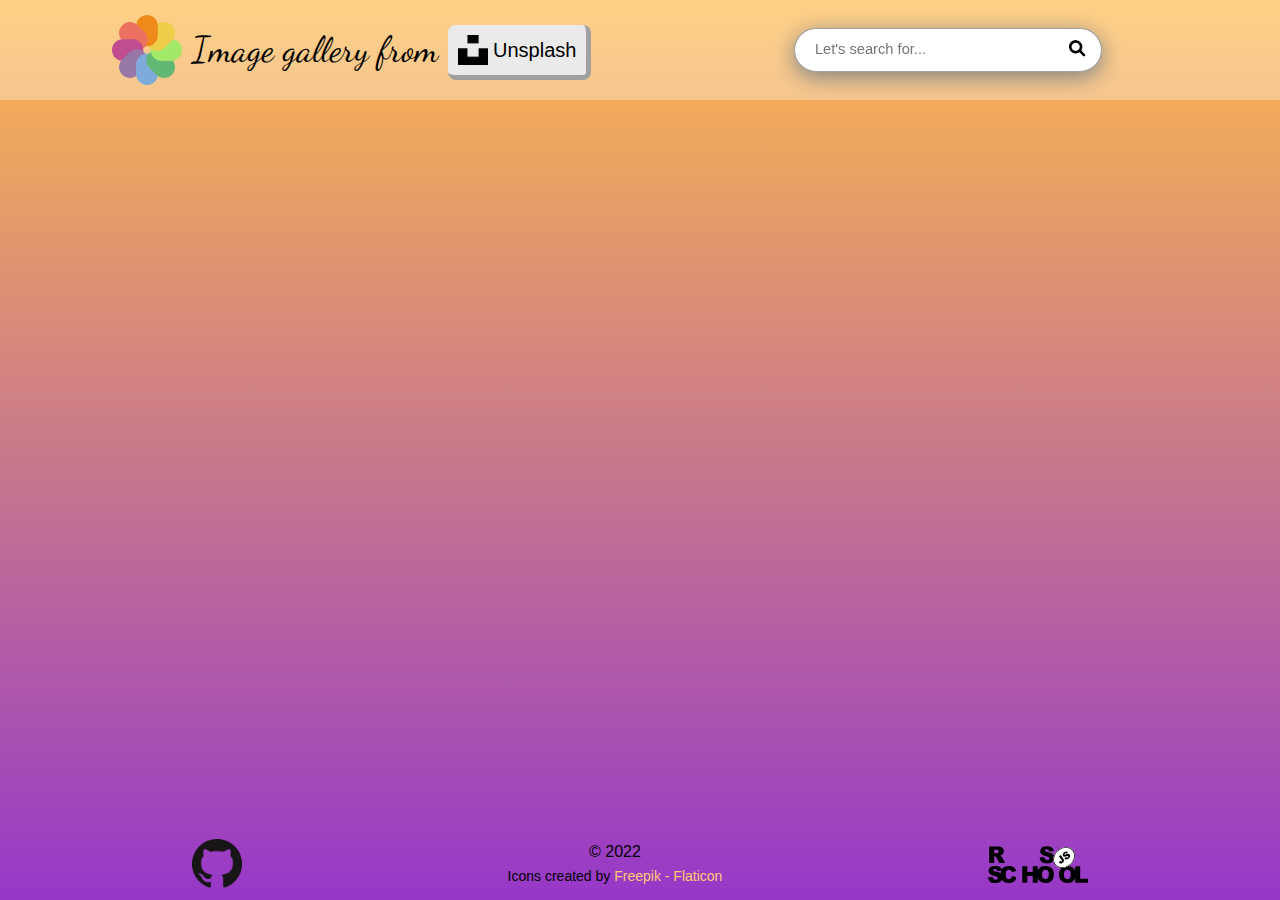
<file: image-galery/index.html>
<!DOCTYPE html>
<html lang="en">

<head>
  <meta charset="UTF-8">
  <meta http-equiv="X-UA-Compatible" content="IE=edge">
  <meta name="viewport" content="width=device-width, initial-scale=1.0">
  <link rel="stylesheet" href="https://cdnjs.cloudflare.com/ajax/libs/font-awesome/5.15.3/css/all.min.css">
  <link rel="preconnect" href="https://fonts.googleapis.com">
  <link rel="preconnect" href="https://fonts.gstatic.com" crossorigin>
  <link href="https://fonts.googleapis.com/css2?family=Dancing+Script:wght@600&display=swap" rel="stylesheet">
  <link rel="shortcut icon" href="./assets/pictures/favicon.png" type="image/x-icon">
  <link rel="stylesheet" href="./style.css">
  <title>Image gallery from API</title>
</head>

<body>
  <div class="container">
    <header>
      <div class="wrapper">
        <div class="logo-title">
          <div class="logo">
            <img src="./assets/pictures/colorful-circle.png" alt="">
          </div>
          <div class="title">Image gallery from</div>
          <div class="unsplash">
            <a href="https://unsplash.com/">
              <img src="./assets/pictures/unsplash.png" alt="">
              <div class="unsplash-title">Unsplash</div>
            </a>
          </div>
        </div>
        <div class="search">
          <form action="" class="search-form">
            <input type="search" placeholder="Let's search for..." autocomplete="off" name="main-search"
              class="search-input" id="search-input" autofocus>
            <button class="search-button" type="submit">
              <svg xmlns="http://www.w3.org/2000/svg" viewBox="0 0 512 512">
                <!--! Font Awesome Pro 6.0.0 by @fontawesome - https://fontawesome.com License - https://fontawesome.com/license (Commercial License) Copyright 2022 Fonticons, Inc. -->
                <path
                  d="M500.3 443.7l-119.7-119.7c27.22-40.41 40.65-90.9 33.46-144.7C401.8 87.79 326.8 13.32 235.2 1.723C99.01-15.51-15.51 99.01 1.724 235.2c11.6 91.64 86.08 166.7 177.6 178.9c53.8 7.189 104.3-6.236 144.7-33.46l119.7 119.7c15.62 15.62 40.95 15.62 56.57 0C515.9 484.7 515.9 459.3 500.3 443.7zM79.1 208c0-70.58 57.42-128 128-128s128 57.42 128 128c0 70.58-57.42 128-128 128S79.1 278.6 79.1 208z" />
              </svg>
            </button>
          </form>
        </div>
      </div>
    </header>

    <main>
      <section class="main-container">
      </section>
    </main>

    <footer>
      <a href="https://github.com/foxtrotkilomike">
        <img src="./assets/pictures/GitHub-Mark-64px.png" alt="github logo" class="gh-logo">
      </a>
      <p class="footer-credits">© 2022<br>
        <span class="small-text">Icons created by </span><a href="https://www.flaticon.com/" title="Free icons">Freepik
          -
          Flaticon</a>
      </p>
      <a href="https://rs.school/js-stage0/">
        <img src="./assets/pictures/rs_school_js.svg" alt="rolling scopes school logo" class="rsschool-logo">
      </a>
    </footer>
  </div>
  <script src="./script.js"></script>
</body>

</html>
</file>
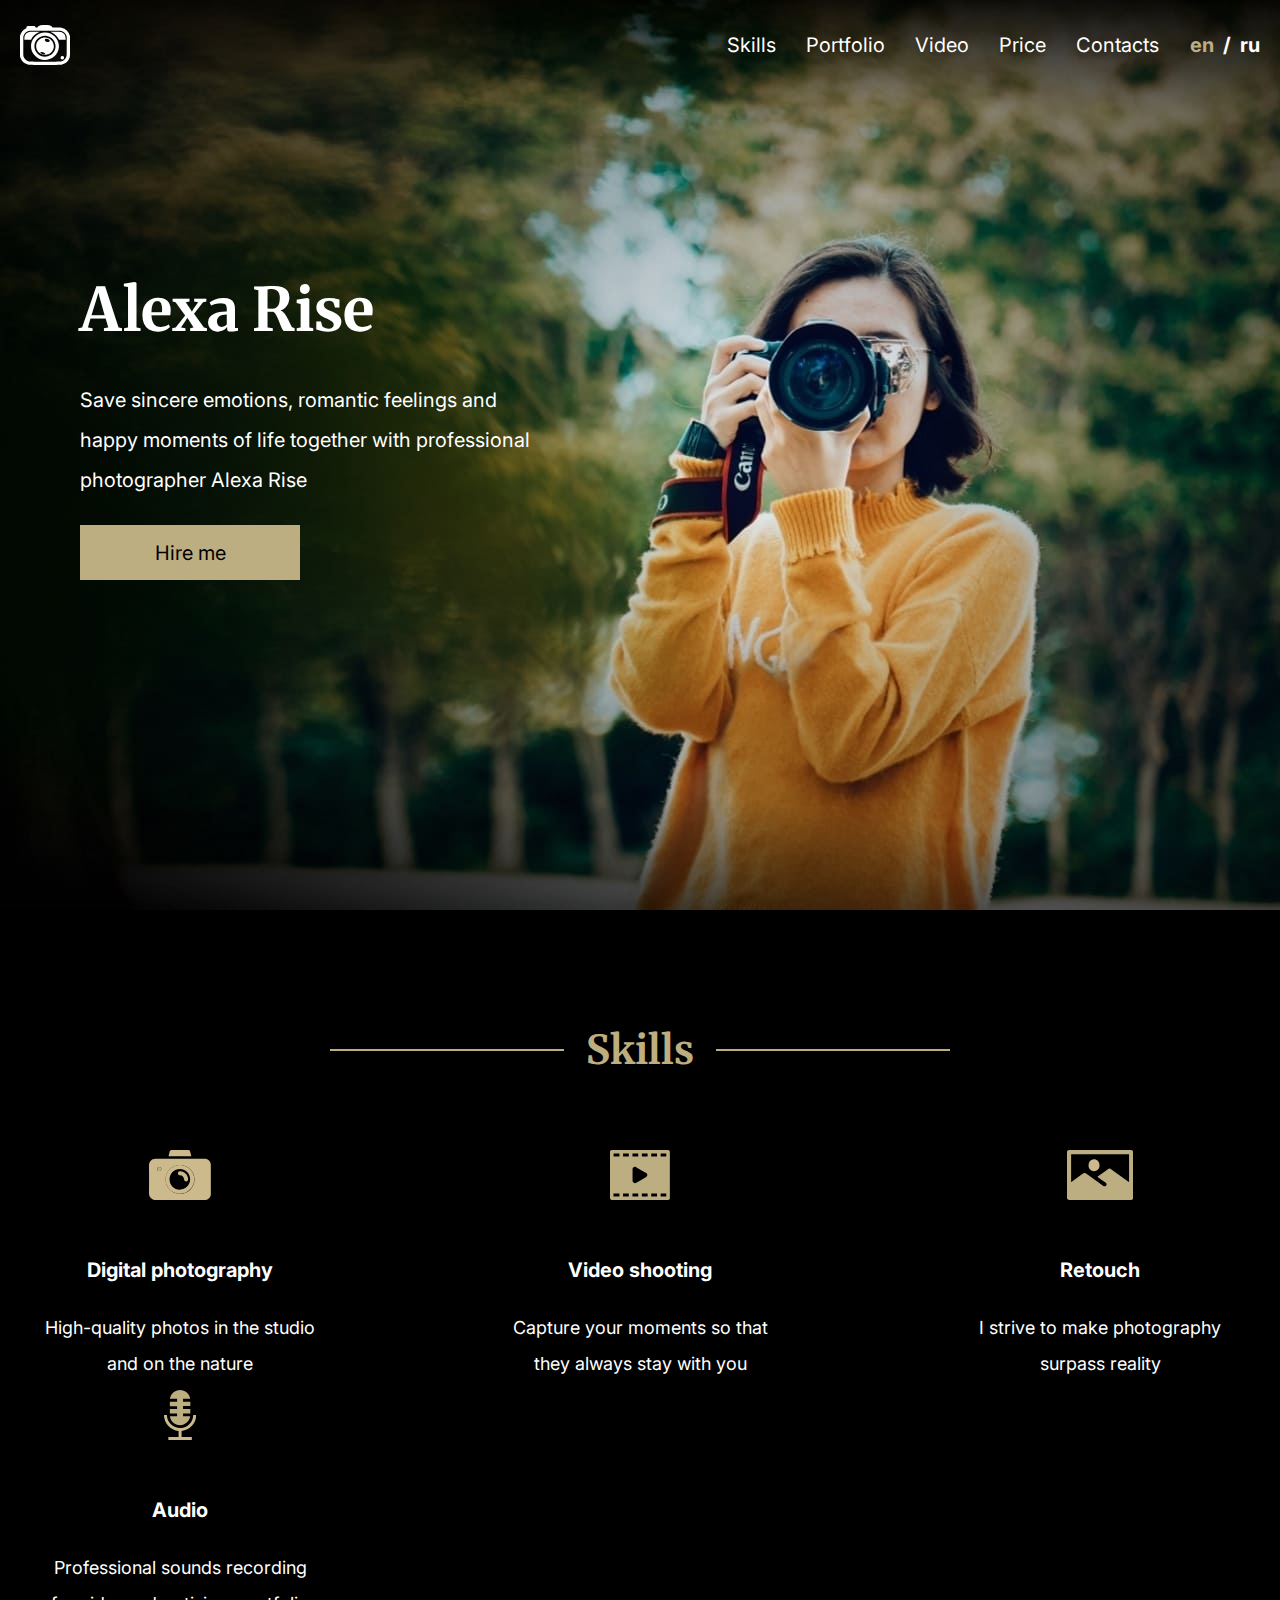
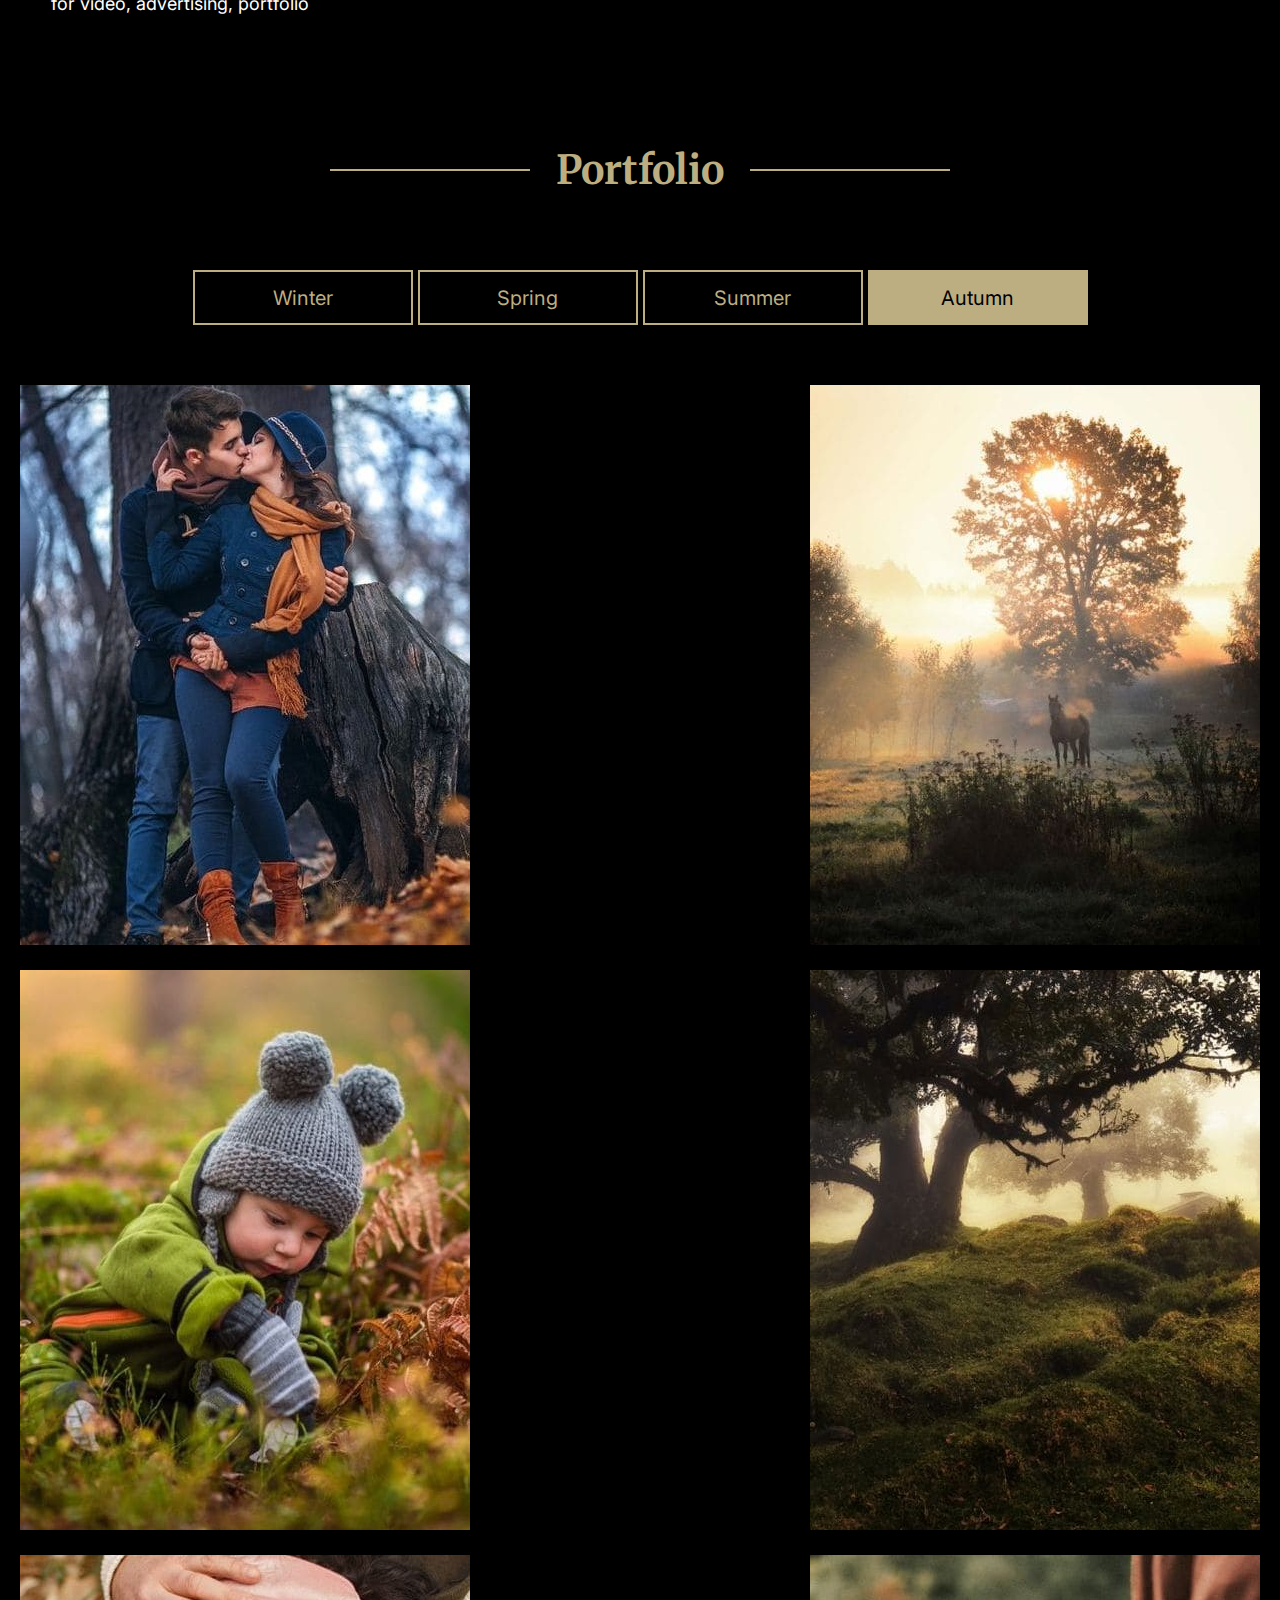
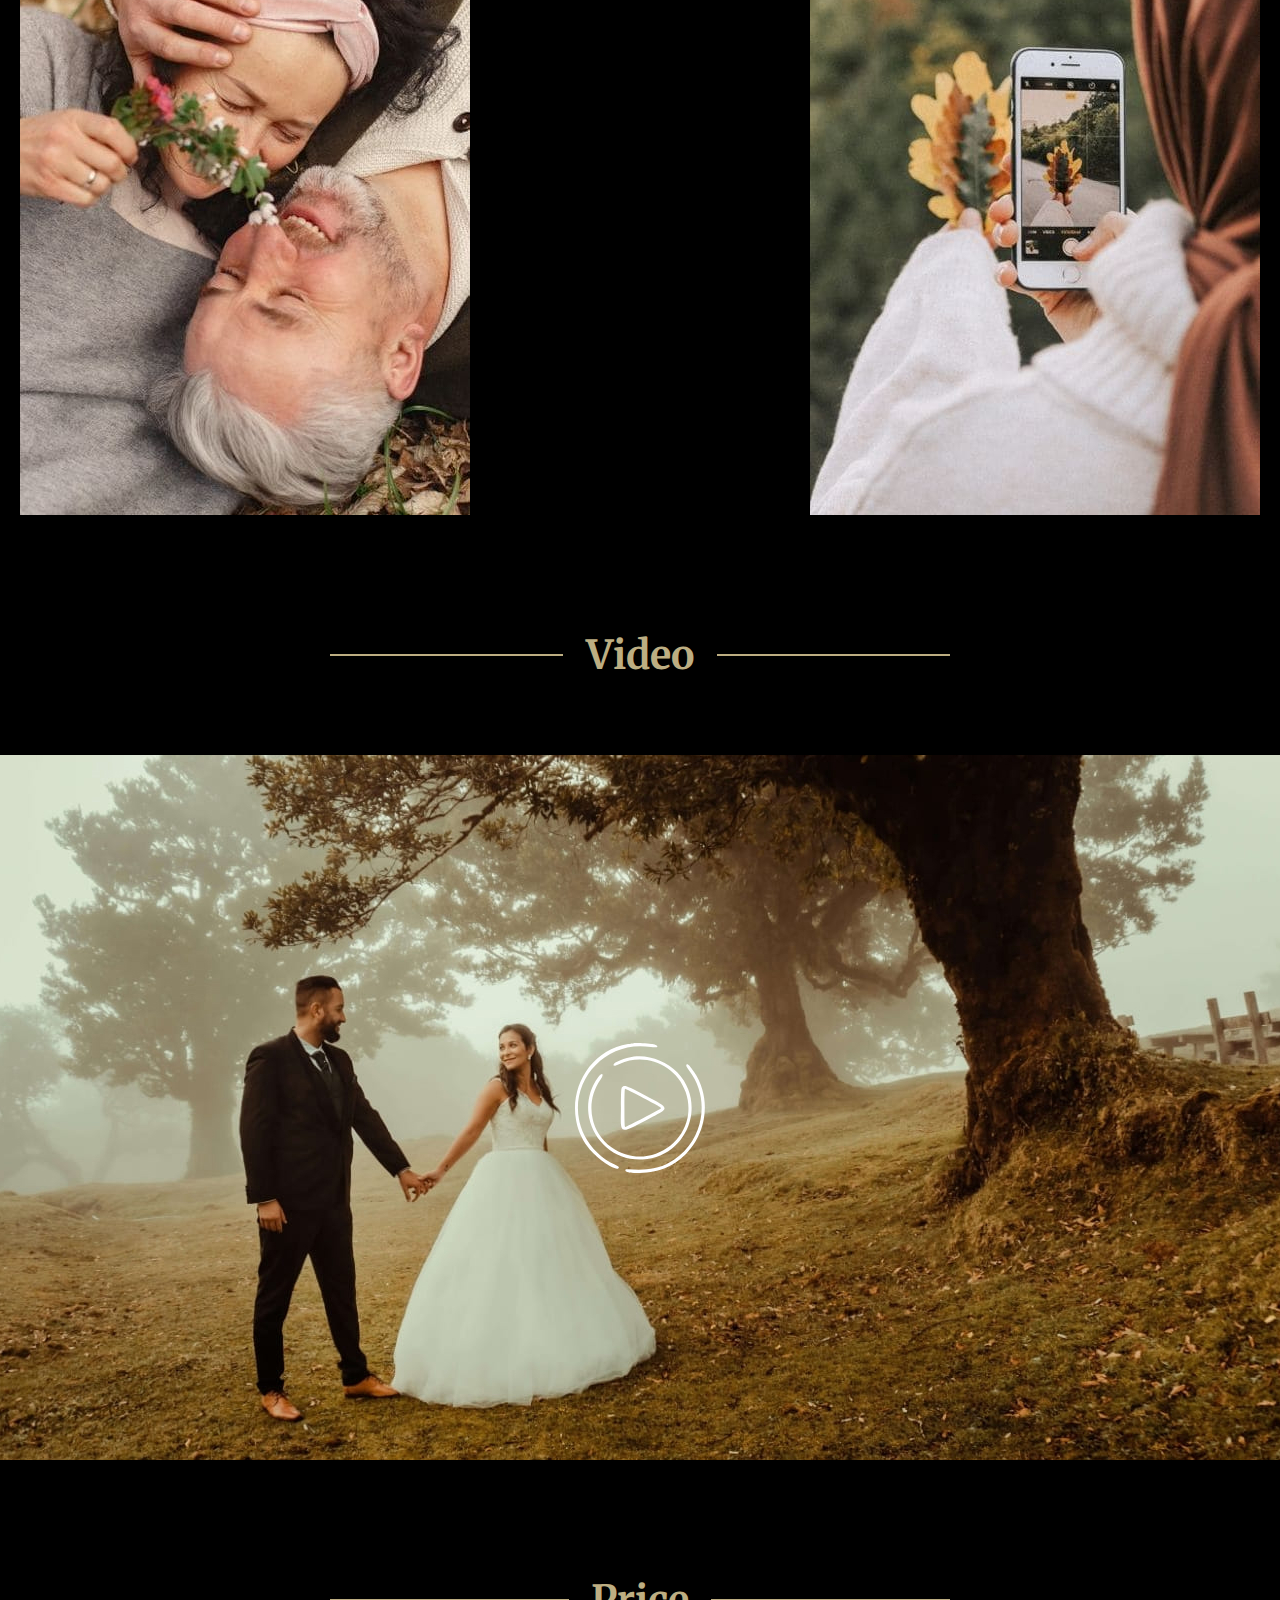
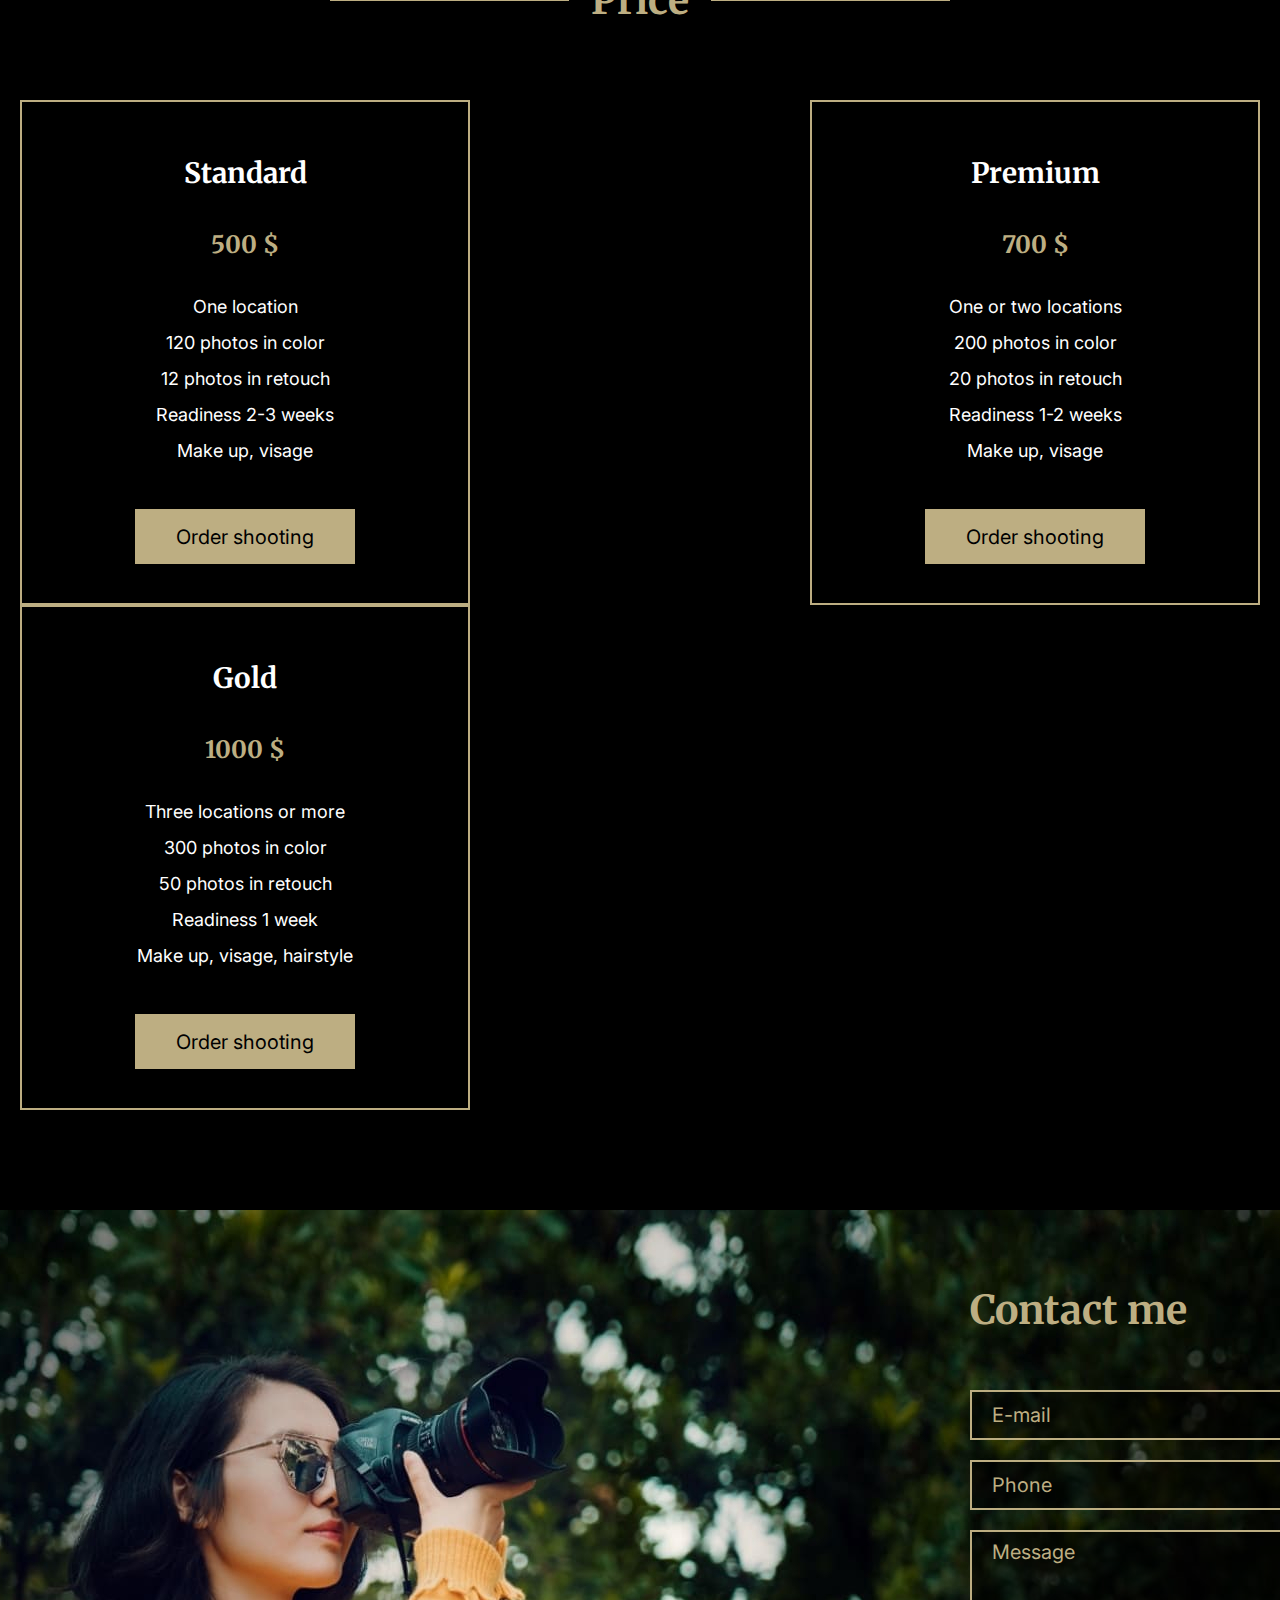
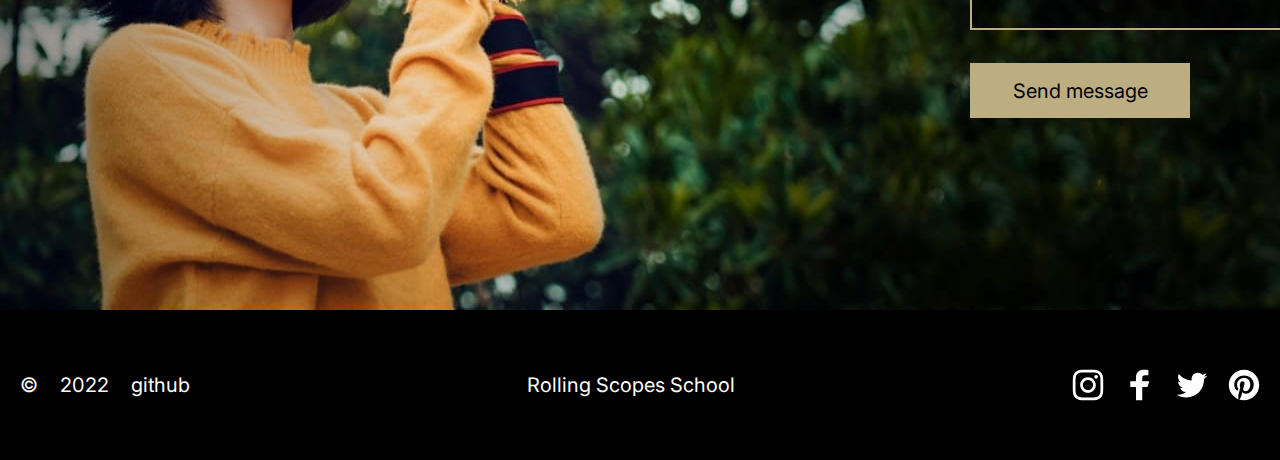
<file: portfolio/index.html>
<!DOCTYPE html>
<html lang="en">

<head>
  <meta charset="UTF-8">
  <meta http-equiv="X-UA-Compatible" content="IE=edge">
  <meta name="viewport" content="width=device-width, initial-scale=1.0">
  <link rel="preconnect" href="https://fonts.googleapis.com">
  <link rel="preconnect" href="https://fonts.gstatic.com" crossorigin>
  <link
    href="https://fonts.googleapis.com/css2?family=Inter:wght@400;700&family=Merriweather:wght@400;700&family=Roboto&display=swap"
    rel="stylesheet">
  <link rel="stylesheet" href="style.css">
  <link rel="shortcut icon" href="images/logo_cam.ico" type="image/x-icon">
  <title>Portfolio</title>
</head>

<body>
  <div class="wrapper">
    <header class="header">
      <div class="header__container">
        <div class="header__logo">
          <img src="images/header_cam.svg" width="50" alt="logo">
        </div>
        <div class="header__menu-lang">
          <nav class="header__menu">
            <ul class="menu__list">
              <li class="menu__item">
                <a class="menu__link" href="#skills">Skills</a>
              </li>
              <li class="menu__item">
                <a class="menu__link" href="#portfolio">Portfolio</a>
              </li>
              <li class="menu__item">
                <a class="menu__link" href="#video">Video</a>
              </li>
              <li class="menu__item">
                <a class="menu__link" href="#price">Price</a>
              </li>
              <li class="menu__item">
                <a class="menu__link" href="#contact">Contacts</a>
              </li>
            </ul>
          </nav>
          <div class="header__lang">
            <a href="index.html">en</a><span class="header__lang-slash"> / </span><a href="#">ru</a>
          </div>
        </div>
      </div>
    </header>
    <main class="main">
      <section class="hero">
        <div class="hero__body">
          <h1>Alexa Rise</h1>
          <p class="hero__caption">Save sincere emotions, romantic feelings and happy moments of life together with
            professional photographer Alexa Rise</p>
          <button class="button button-filled">Hire me</button>
        </div>
        <div class="hero__img ibg">
          <img src="pictures/bg_main_photo.jpg" alt="Alexa Rise">
        </div>
      </section>

      <section class="skills" id="skills">
        <div class="section__head">
          <div class="gradient-wrapper">
            <h2 class="section__heading skills__heading">Skills</h2>
          </div>
        </div>
        <div class="section__content skills__content">
          <div class="skills__card digital-card">
            <img src="images/skills_camera.svg" alt="" class="skills-card__img">
            <h3 class="skills-card__heading">Digital photography</h3>
            <p class="skills-card__caption">High-quality photos in the studio and on the nature</p>
          </div>
          <div class="skills__card video-card">
            <img src="images/skills_video.svg" alt="" class="skills-card__img">
            <h3 class="skills-card__heading">Video shooting</h3>
            <p class="skills-card__caption">Capture your moments so that they always stay with you</p>
          </div>
          <div class="skills__card retouch-card">
            <img src="images/skills_image.svg" alt="" class="skills-card__img">
            <h3 class="skills-card__heading">Retouch</h3>
            <p class="skills-card__caption">I strive to make photography surpass reality</p>
          </div>
          <div class="skills__card audio-card">
            <img src="images/skills_mic.svg" alt="" class="skills-card__img">
            <h3 class="skills-card__heading">Audio</h3>
            <p class="skills-card__caption">Professional sounds recording for video, advertising, portfolio</p>
          </div>
        </div>
      </section>

      <section class="portfolio" id="portfolio">
        <div class="section__head">
          <div class="gradient-wrapper">
            <h2 class="section__heading portfolio__heading">Portfolio</h2>
          </div>
        </div>
        <div class="potfolio__buttons">
          <button class="button button-border">Winter</button>
          <button class="button button-border">Spring</button>
          <button class="button button-border">Summer</button>
          <button class="button button-filled">Autumn</button>
        </div>
        <div class="section__content portfolio__content">
          <div class="portfolio__photo">
            <img src="pictures/portfolio-img-1.jpg" alt="a couple" class="potfolio__img">
          </div>
          <div class="portfolio__photo">
            <img src="pictures/portfolio-img-2.jpg" alt="a horse in sunhine" class="potfolio__img">
          </div>
          <div class="portfolio__photo">
            <img src="pictures/portfolio-img-3.jpg" alt="a kid" class="potfolio__img">
          </div>
          <div class="portfolio__photo">
            <img src="pictures/portfolio-img-4.jpg" alt="a forest" class="potfolio__img">
          </div>
          <div class="portfolio__photo">
            <img src="pictures/portfolio-img-5.jpg" alt="an eldery couple" class="potfolio__img">
          </div>
          <div class="portfolio__photo">
            <img src="pictures/portfolio-img-6.jpg" alt="taking mobile photo of leaves" class="potfolio__img">
          </div>
        </div>
      </section>

      <section class="video" id="video">
        <div class="section__head">
          <div class="gradient-wrapper">
            <h2 class="section__heading video__heading">Video</h2>
          </div>
        </div>
        <div class="video-player">
          <img src="pictures/video-player.jpg" alt="Video">
          <button class="button__play">
            <img src="images/Play_hover.svg" alt="play button">
          </button>
        </div>
      </section>

      <section class="price" id="price">
        <div class="section__head">
          <div class="gradient-wrapper">
            <h2 class="section__heading price__heading">Price</h2>
          </div>
        </div>
        <div class="section__content price__content">
          <div class="price__card">
            <h3 class="price__category">Standard</h3>
            <div class="price__paycheck">500 $</div>
            <p class="price__caption">One location<br>
              120 photos in color<br>
              12 photos in retouch<br>
              Readiness 2-3 weeks<br>
              Make up, visage</p>
            <button class="button button-filled">Order shooting</button>
          </div>
          <div class="price__card">
            <h3 class="price__category">Premium</h3>
            <div class="price__paycheck">700 $</div>
            <p class="price__caption">One or two locations<br>
              200 photos in color<br>
              20 photos in retouch<br>
              Readiness 1-2 weeks<br>
              Make up, visage</p>
            <button class="button button-filled">Order shooting</button>
          </div>
          <div class="price__card">
            <h3 class="price__category">Gold</h3>
            <div class="price__paycheck">1000 $</div>
            <p class="price__caption">Three locations or more<br>
              300 photos in color<br>
              50 photos in retouch<br>
              Readiness 1 week<br>
              Make up, visage, hairstyle</p>
            <button class="button button-filled">Order shooting</button>
          </div>
        </div>
      </section>

      <section class="contact" id="contact">
        <div class="contact__body">
          <div class="contact__form">
            <h2 class="contact__heading">Contact me</h2>
            <form class="form" action="#" method="post" name="contact-form">
              <p class="contact__field">
                <input class="contact__input" type="email" placeholder="E-mail">
              </p>
              <p class="contact__field">
                <input class="contact__input" type="tel" placeholder="Phone">
              </p>
              <p class="contact__field">
                <textarea class="contact__input" name="contact-message" cols="30" rows="4"
                  placeholder="Message"></textarea>
              </p>
              <button type="submit" class="button button-filled">Send message</button>
            </form>
          </div>
        </div>
        <div class="contact__img ibg">
          <img src="pictures/contacts.jpg" alt="Alexa Rise">
        </div>
      </section>
    </main>

    <footer class="footer">
      <div class="footer__container">
        <div class="footer__item footer__copyright">
          <p>&copy;</p>
          <p>2022</p>
          <a href="https://github.com/foxtrotkilomike">github</a>
        </div>
        <div class="footer__item">
          <a href="https://rs.school/js-stage0/">Rolling Scopes School</a>
        </div>
        <div class="footer__item">
          <ul class="footer__item sm-list">
            <li class="sm-item">
              <a href="#" class="sm-icon">
                <img src="images/inst_icon.svg" alt="instagram">
              </a>
            </li>
            <li class="sm-item">
              <a href="#" class="sm-icon">
                <img src="images/fb_icon.svg" alt="facebook">
              </a>
            </li>
            <li class="sm-item">
              <a href="#" class="sm-icon">
                <img src="images/twi_icon.svg" alt="twitter">
              </a>
            </li>
            <li class="sm-item">
              <a href="#" class="sm-icon">
                <img src="images/pint_icon.svg" alt="pinterest">
              </a>
            </li>
          </ul>
        </div>
      </div>
    </footer>
  </div>
  <script src="index.js"></script>
</body>

</html>
</file>
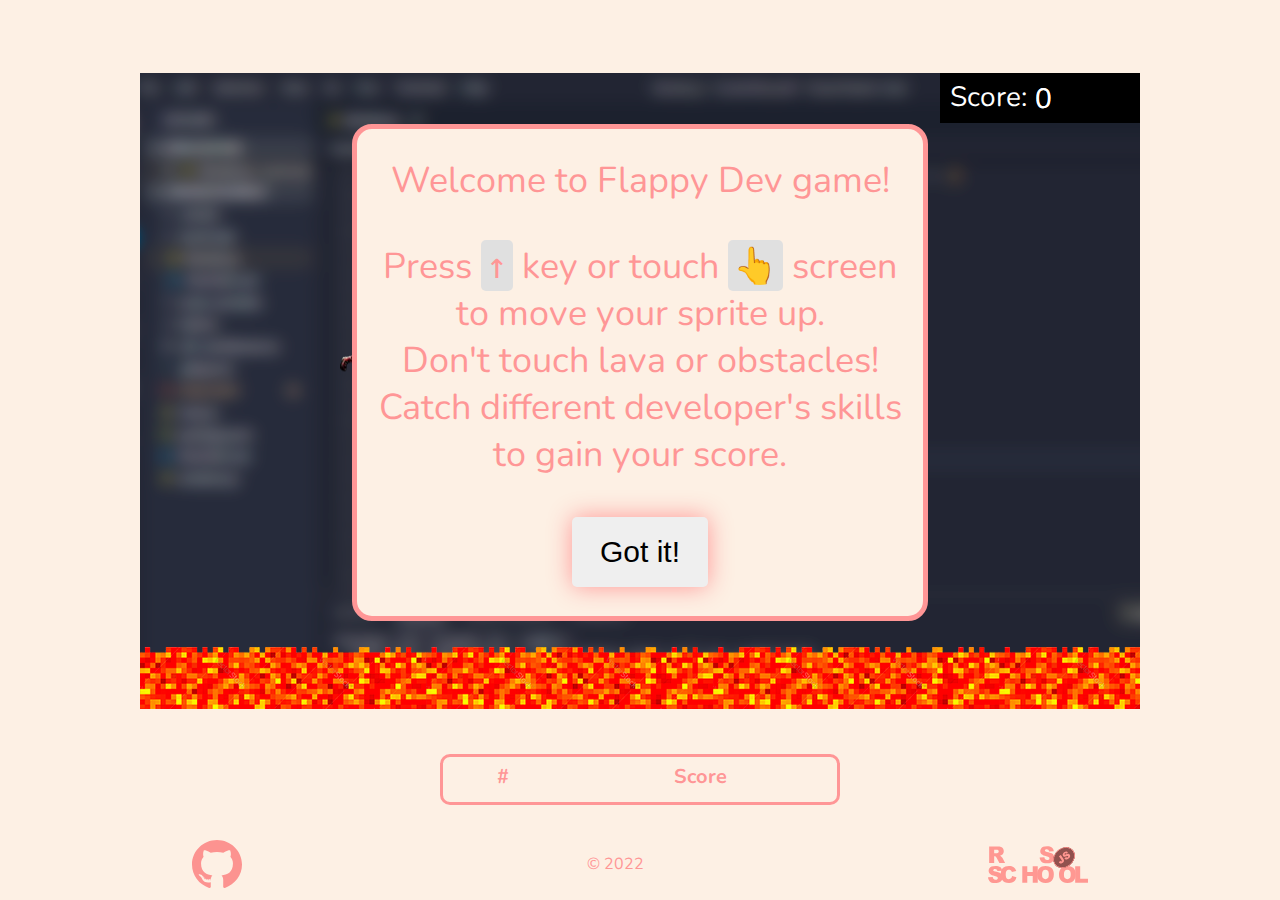
<file: random-game/index.html>
<!DOCTYPE html>
<html lang="en">

<head>
  <meta charset="UTF-8">
  <meta http-equiv="X-UA-Compatible" content="IE=edge">
  <meta name="viewport" content="width=device-width, initial-scale=1.0">
  <link rel="preconnect" href="https://fonts.googleapis.com">
  <link rel="preconnect" href="https://fonts.gstatic.com" crossorigin>
  <link href="https://fonts.googleapis.com/css2?family=Nunito&family=DotGothic16&display=swap" rel="stylesheet">
  <link rel="shortcut icon" href="./assets/Thor.png" type="image/x-icon">
  <link rel="stylesheet" href="./style.css">
  <title>Flappy Dev</title>
</head>

<body>
  <main class="wrapper">
    <div class="rules">
      <p>Welcome to Flappy Dev game!</p>
      <p>Press <code>&#8593;</code> key or touch <code>&#x1F446;</code> screen to move your sprite up.<br>
        Don't touch lava or obstacles!<br>
        Catch different developer's skills to gain your score.</p>
      <button class="button rules-button">Got it!</button>
    </div>
    <div class="canvas-container">
      <canvas>
        Flappy Dev game
      </canvas>
      <div class="score-box">Score:
        <div class="score">0</div>
        <div class="score score-animated">0</div>
      </div>
      <div class="score-box-last">Your score: <span class="your-score"></span></div>
      <button class="button play-button">TRY AGAIN</button>
    </div>


    <section class="scoreboard">
      <table id="scoretable">
        <thead>
          <tr>
            <th scope="col">#</th>
            <th scope="col">Score</th>
          </tr>
        </thead>
        <tbody class="tbody">

        </tbody>
      </table>
    </section>
  </main>

  <footer>
    <div class="footer-container">
      <a href="https://github.com/foxtrotkilomike">
        <img src="./assets/github-logo.svg" alt="github logo" class="gh-logo">
      </a>
      <p class="footer-credits">© 2022</p>
      <a href="https://rs.school/js-stage0/">
        <img src="./assets/rs_school_js.svg" alt="rolling scopes school logo" class="rsschool-logo">
      </a>
    </div>
  </footer>
  <script src="./main.js"></script>
</body>

</html>
</file>
<file: image-galery/style.css>
*,
*::before,
*::after {
  padding: 0;
  margin: 0;
  border: 0;
  box-sizing: border-box;
  outline: none;
}
a {
  text-decoration: none;
}
ul,
ol,
li {
  list-style: none;
}
img {
  vertical-align: top;
}
h1,
h2,
h3,
h4,
h5,
h6 {
  font-weight: inherit;
  font-size: inherit;
}
body,
html {
  height: 100%;
  line-height: 1;
  font-family: Arial, Helvetica, sans-serif;
  font-size: 16px;
  color: #000;
}

.container {
  display: flex;
  flex-direction: column;
  min-height: 100%;
  background-image: linear-gradient(
    0deg,
    rgba(139, 34, 195, 0.9) 0%,
    rgba(253, 174, 45, 0.85) 100%
  );
}

header {
  background-color: #ffffff52;
}

.wrapper {
  display: flex;
  justify-content: space-between;
  gap: 10px;
  width: 70%;
  margin: 0 auto;
}

.logo-title {
  display: flex;
  align-items: center;
  gap: 10px;
  height: 100px;
  margin-left: -80px;
  padding: 15px 0;
  font-size: 36px;
}

@media (max-width: 970px) {
  .wrapper {
    width: 95%;
  }

  .logo-title {
    margin-left: 0;
  }
}

.logo {
  position: relative;
  width: 70px;
  height: 100%;
}

.logo img {
  position: absolute;
  height: 100%;
  top: 50%;
  transform: translateY(-50%);
}

.title {
  font-family: "Dancing Script", cursive;
}

@media (max-width: 730px) {
  .title {
    font-size: 28px;
  }

  .logo {
    width: 42px;
  }

  .logo img {
    height: 60%;
  }
}

@media (max-width: 552px) {
  .logo {
    display: none;
  }

  .logo-title {
    max-width: 60%;
  }

  .search {
    width: 40%;
  }
}

.unsplash {
  margin-top: 5px;
  padding: 10px;
  font-family: Arial, sans-serif;
  font-size: 20px;
  text-align: center;
  background-color: #eaeaea;
  border-right: 5px solid rgb(160, 160, 160);
  border-bottom: 5px solid rgb(160, 160, 160);
  border-radius: 8px;
  cursor: pointer;
  transition: transform 0.2s linear, border 0.2s linear;
}

@media (max-width: 730px) {
  .unsplash {
    font-size: 16px;
  }
}

.unsplash a {
  display: flex;
  align-items: center;
  gap: 5px;
}

.unsplash img {
  width: 30px;
}

.unsplash-title {
  display: inline-block;
  color: #000;
}

.unsplash:hover {
  transform: translateY(6px);
  border: 0;
}

.search {
  display: flex;
  justify-content: flex-end;
  align-items: center;
  width: 35%;
}

@media (max-width: 970px) {
  .search {
    width: 25%;
  }
}

@media (max-width: 552px) {
  .search {
    width: 40%;
  }
}

.search-form {
  height: 40%;
  width: 100%;
  max-width: 280px;
  padding: 6px 18px;
  padding-right: 0;
  background-color: #fff;
  border: 1px solid rgb(160, 160, 160);
  border-radius: 20px;
  transition: box-shadow, transform 0.3s ease-in;
}

.search-form:focus-within {
  box-shadow: 0 5px 20px rgb(131, 131, 131);
  transform: scale(1.1);
}

.search-input {
  width: 87%;
  height: 100%;
  transform: translateY(-2px);
}

@media (max-width: 870px) {
  .search-input {
    width: 80%;
  }
}

.search-button {
  height: 100%;
  background-color: transparent;
  cursor: pointer;
}

@media (max-width: 630px) {
  .search-button {
    visibility: hidden;
  }

  .search-input {
    width: 93%;
  }
}

svg {
  width: 15px;
  transition: fill 0.3s ease-in-out;
}

svg:hover {
  fill: #ffcb70;
}

main {
  flex: 1 1 auto;
  width: 70%;
  margin: 0 auto;
  padding: 10px 0;
}

@media (max-width: 970px) {
  main {
    width: 95%;
  }
}

.main-container {
  display: flex;
  justify-content: space-between;
}

.img-container {
  display: flex;
  flex-direction: column;
  gap: 10px;
  width: 32%;
}

.img-item {
  width: 100%;
}

.img-item img {
  width: 100%;
  border-radius: 4px;
  transition: opacity 0.2s ease-in;
}

.img-item img:hover {
  opacity: 0.7;
  cursor: pointer;
}

footer {
  display: flex;
  justify-content: space-between;
  align-items: center;
  width: 70%;
  height: 8vh;
  margin: 0 auto;
}

@media (max-width: 970px) {
  footer {
    width: 95%;
  }
}

.gh-logo {
  width: 50px;
}

.rsschool-logo {
  width: 100px;
}

.footer-credits {
  text-align: center;
  line-height: 1.5em;
}

.footer-credits a {
  font-size: 14px;
  color: #ffcb70;
}

.small-text {
  font-size: 14px;
}
</file>
<file: portfolio/style.css>
*,
*::before,
*::after {
  padding: 0;
  margin: 0;
  border: 0;
  box-sizing: border-box;
}
a {
  text-decoration: none;
}
ul,
ol,
li {
  list-style: none;
}
img {
  vertical-align: top;
}
h1,
h2,
h3,
h4,
h5,
h6 {
  font-weight: inherit;
  font-size: inherit;
}

:root {
  --color-gold: #bdae82;
  --color-black: #000;
  --font1: 60px;
  --font2: 40px;
}

body,
html {
  height: 100%;
  line-height: 1;
  font-size: 20px;
  color: var(--color-black);
  scroll-behavior: smooth;
}

.wrapper {
  position: relative;
  min-height: 100%;
  max-width: 1440px;
  margin: 0 auto;
  padding: 0 20px;
}

body {
  margin: 0 auto;
  background-color: var(--color-black);
  font-family: "Inter", sans-serif;
  color: #fff;
}

.ibg {
  position: relative;
}

.ibg img {
  position: absolute;
  left: 0;
  top: 0;
  width: 100%;
  height: 100%;
  object-fit: cover;
}

/* ------------------------HEADER------------------------------ */
.header {
  position: absolute;
  left: 0;
  top: 0;
  z-index: 50;
  width: 100%;
  min-height: 90px;
}

.header__container {
  display: flex;
  margin: 20px;
  align-items: center;
  justify-content: space-between;
}
.header__logo {
  width: 50px;
  height: 50px;
  transition: filter 0.5s;
}

.header__logo img {
  height: 100%;
}

.header__logo:hover {
  filter: invert(26%) sepia(15%) saturate(638%) hue-rotate(7deg) brightness(92%)
    contrast(87%);
  transition: filter 0.5s;
}

.header__menu-lang {
  line-height: 2.5;
}

.header__menu {
  display: inline-flex;
}

/* .menu__list {
  display: flex;
} */

.menu__item {
  display: inline-block;
  margin-left: 25px;
}

.menu__item:last-child {
  margin-right: 26px;
}

.menu__link {
  color: inherit;
  text-shadow: 0px 4px 4px rgba(0, 0, 0, 0.25);
  transition: color 0.5s;
}

.menu__link:hover {
  color: var(--color-gold);
  transition: color 0.5s;
}

.header__lang {
  display: inline-flex;
  width: 70px;
  justify-content: space-between;
  font-weight: bold;
}

.header__lang a {
  color: inherit;
}
.header__lang a[href="index.html"] {
  color: var(--color-gold);
}

/* .header__lang-slash {
  margin: 0 8px 0 9px;
} */

/* --------------HERO----------------- */
.hero {
  position: relative;
  margin: 0 -20px;
  padding-left: 80px;
  padding-top: 250px;
  width: 1440px;
  height: 910px;
}
.hero__body {
  position: relative;
  z-index: 1;
  width: 500px;
  height: 330px;
  line-height: 200%;
}

h1 {
  margin-bottom: 10px;
  font-family: Merriweather;
  font-style: normal;
  font-weight: bold;
  font-size: 60px;
  line-height: 200%;
}
.hero__caption {
  margin-bottom: 25px;
  width: 470px;
}
.button {
  width: 220px;
  height: 55px;
  font-family: inherit;
  font-size: inherit;
  cursor: pointer;
  transition: color 0.3s ease-in;
}

.button:hover {
  color: #fff;
  transition: color 0.3s ease-out;
}

.button-filled {
  border: 0;
  background-color: var(--color-gold);
}

.hero__img {
  position: absolute;
  left: 0;
  top: 0;
  width: 100%;
  height: 100%;
}

/* ----------------SKILLS---------------- */
.section__head {
  position: relative;
  height: 240px;
  width: 100%;
  padding-top: 100px;
  padding-bottom: 60px;
}

.gradient-wrapper {
  width: 50%;
  margin: 0 auto;
  background-image: linear-gradient(
    to top,
    var(--color-black) 39px,
    var(--color-gold) 39px,
    var(--color-gold) 41px,
    var(--color-black) 41px
  );
}

.section__heading {
  position: relative;
  margin: 0 auto;
  font-family: Merriweather;
  font-weight: bold;
  font-size: 40px;
  line-height: 80px;
  text-align: center;
  color: var(--color-gold);
  background-color: var(--color-black);
}

.skills__heading {
  width: 152px;
}

.section__content {
  display: flex;
  justify-content: space-between;
  flex-wrap: wrap;
}

.skills__card {
  width: 320px;
  height: 240px;
  padding: 0 20px;
  text-align: center;
}

.skills-card__img {
  margin-bottom: 50px;
}

.skills-card__heading {
  margin-bottom: 20px;
  font-weight: bold;
  line-height: 40px;
}

.skills-card__caption {
  font-size: 18px;
  line-height: 36px;
}

/* --------------PORTFOLIO----------------- */

.portfolio__heading {
  width: 220px;
}

.potfolio__buttons {
  display: flex;
  justify-content: center;
  gap: 5px;
  height: 115px;
  padding-bottom: 60px;
}

.button-border {
  color: var(--color-gold);
  border: 2px solid var(--color-gold);
  background-color: transparent;
}

.portfolio__photo {
  width: 450px;
}

.portfolio__content {
  gap: 25px;
}

/* -----------------VIDEO-------------------- */

.video__heading {
  width: 154px;
}

.video-player {
  position: relative;
  display: flex;
  justify-content: center;
  align-items: center;
  height: 705px;
}

.button__play {
  position: absolute;
  z-index: 2;
  height: 130px;
  background-color: transparent;
  cursor: pointer;
}

.button__play img {
  transition: filter 0.5s ease-in;
}

.button__play img:hover {
  filter: invert(26%) sepia(15%) saturate(638%) hue-rotate(7deg) brightness(92%)
    contrast(87%);
  transition: filter 0.5s ease-out;
}

/* ----------------PRICE---------------------- */
.price {
  padding-bottom: 100px;
}

.price__heading {
  width: 142px;
}

.price__card {
  width: 450px;
  height: 505px;
  padding: 43px;
  border: 2px solid var(--color-gold);
  line-height: 200%;
  text-align: center;
}

.price__card > :nth-child(-n + 2) {
  margin-bottom: 20px;
}

.price__category {
  font-family: Merriweather, serif;
  font-weight: bold;
  font-size: 28px;
  line-height: 200%;
}

.price__paycheck {
  font-family: Merriweather, serif;
  font-weight: bold;
  font-size: 24px;
  line-height: 200%;
  color: var(--color-gold);
}

.price__caption {
  margin-bottom: 40px;
  font-size: 18px;
  font-weight: 400;
  line-height: 200%;
}

/* ------------------CONTACT----------------- */
.contact {
  position: relative;
  margin: 0 -20px;
  height: 700px;
}

.contact__body {
  position: absolute;
  top: 60px;
  left: 970px;
  z-index: 2;
}

.contact__heading {
  padding-bottom: 40px;
  font-family: Merriweather;
  font-style: normal;
  font-weight: bold;
  font-size: 40px;
  line-height: 200%;
  color: var(--color-gold);
}

.contact__form {
  width: 450px;
}

.form p > * {
  width: 100%;
}

.form > :nth-child(-n + 2) {
  padding-bottom: 20px;
}

.form p:last-of-type {
  padding-bottom: 30px;
}

.contact__input {
  height: 50px;
  padding-left: 20px;
  font-family: inherit;
  font-size: inherit;
  line-height: 200%;
  color: var(--color-gold);
  background: rgba(0, 0, 0, 0.5);
  border: 2px solid var(--color-gold);
  transition: 180ms box-shadow ease-in-out;
}

.contact__input:focus {
  max-width: 448px;
  border: 2px solid var(--color-gold);
  box-shadow: 0 0 0 3px rgba(210, 197, 130, 0.5);
  outline: 3px solid transparent;
}

.contact__field textarea {
  height: 100px;
  resize: none;
}

::placeholder {
  color: var(--color-gold);
}

.contact__img {
  position: absolute;
  top: 0;
  left: 0;
  width: 100%;
  height: 100%;
}

/* -----------------FOOTER--------------------- */
.footer {
  padding: 50px 0;
}

.footer__container {
  display: flex;
  justify-content: space-between;
  width: 100%;
}

.footer__item * {
  display: inline-block;
  color: inherit;
  line-height: 250%;
  transition: color 0.5s;
}

.footer__item a:hover {
  color: var(--color-gold);
  transition: color 0.5s;
}

.footer__copyright > *:not(:last-child) {
  margin-right: 17px;
}

.sm-list {
  display: flex;
  justify-content: space-between;
  align-items: center;
  width: 188px;
  padding: 9px 0;
}

.sm-item {
  width: 32px;
  height: 32px;
  transition: filter 0.5s;
}

.sm-item a img {
  position: relative;
  display: block;
  margin: auto;
  width: 32px;
  height: 32px;
}

.sm-item:hover {
  filter: invert(26%) sepia(15%) saturate(638%) hue-rotate(7deg) brightness(92%)
    contrast(87%);
  transition: filter 0.5s;
}
</file>
<file: random-game/style.css>
*,
*::before,
*::after {
  padding: 0;
  margin: 0;
  border: 0;
  box-sizing: border-box;
}
a {
  text-decoration: none;
}
ul,
ol,
li {
  list-style: none;
}
img {
  vertical-align: top;
}
h1,
h2,
h3,
h4,
h5,
h6 {
  font-weight: inherit;
  font-size: inherit;
}

@keyframes title-boom {
  from {
    color: #fff;
    opacity: 1;
    transform: translate(0, 0);
  }
  to {
    color: red;
    font-size: 400%;
    font-weight: 900;
    opacity: 0;
    transform: translate(-60px, -20px);
  }
}

:root {
  --biege-color: #fdf0e4;
  --pink-color: #ff9696;
}

body,
html {
  height: 100%;
  line-height: 1;
  font-family: "Nunito", sans-serif;
  font-size: 16px;
  color: var(--pink-color);
}

body {
  background-color: var(--biege-color);
  transition: background-color 0.4s ease-out;
}

.button {
  width: 25%;
  height: 10%;
  border-radius: 5px;
  cursor: pointer;
}

.game-started-body {
  background-color: #847c75;
}

.game-started-body tbody tr:nth-child(odd) {
  background-color: #847c75;
}

.wrapper {
  position: relative;
  display: flex;
  flex-direction: column;
  justify-content: space-evenly;
  align-items: center;
  gap: 20px;
  height: 92vh;
}

@media (max-height: 1160px) {
  .wrapper {
    padding-top: 50px;
  }
}

.rules {
  position: absolute;
  z-index: 10;
  display: flex;
  flex-direction: column;
  align-items: center;
  justify-content: space-around;
  top: 15%;
  width: 45%;
  height: 40%;
  padding: 10px;
  font-size: 36px;
  text-align: center;
  line-height: 150%;
  background-color: var(--biege-color);
  border: 5px solid var(--pink-color);
  border-radius: 20px;
  opacity: 0;
  transition: opacity 0.5s ease-out;
}

code {
  padding: 5px;
  border-radius: 5px;
  background-color: rgb(224, 224, 224);
}

.rules-button {
  font-size: 30px;
  box-shadow: 0 0 25px var(--pink-color);
}

@media (min-width: 1600px) {
  .rules {
    width: 750px;
  }
}

@media (max-width: 1255px) {
  .rules > * {
    font-size: 28px;
    line-height: 130%;
  }
}

@media (max-width: 830px) {
  .rules {
    width: 70%;
  }
}

@media (max-width: 500px) {
  .rules {
    width: 85%;
    height: 60%;
  }

  .rules-button {
    width: 30%;
  }
}

@media (max-height: 1100px) {
  .rules {
    height: 60%;
  }

  .rules > * {
    line-height: 130%;
  }

  .rules-button {
    height: 15%;
  }
}

.score-box {
  position: absolute;
  top: 0;
  right: 0;
  width: 200px;
  height: 50px;
  padding: 10px;
  font-size: 28px;
  background-color: #000;
  color: #fff;
}

.score {
  display: inline-block;
  position: absolute;
  left: 95px;
  top: 12px;
}

.animation {
  animation: 0.8s ease-out title-boom;
}

.score-box-last {
  visibility: hidden;
  position: absolute;
  top: 35%;
  left: 50%;
  transform: translate(-50%, -50%);
  padding: 10px;
  background-color: black;
  color: #fff;
  font-size: 44px;
  text-align: center;
}

.canvas-container {
  position: relative;
  transition: box-shadow 0.4s ease-out;
}

.game-started-canvas {
  box-shadow: 0 0 100px #000;
}

.count-down {
  position: absolute;
  width: 150px;
  height: 150px;
  top: 50%;
  left: 50%;
  transform: translate(-50%, -50%);
  font-size: 40px;
  line-height: 150px;
  text-align: center;
  background-color: #000;
  box-shadow: 0 0 15px #000;
  border-radius: 15px;
  color: #fff;
}

.play-button {
  visibility: hidden;
  position: absolute;
  width: 184px;
  top: 60%;
  left: 50%;
  transform: translate(-50%, -50%);
  background-color: black;
  color: #fff;
  box-shadow: 0 0 15px #000;
  font-family: "DotGothic16", sans-serif;
  font-size: 36px;
}

@media (min-width: 1600px) {
  .play-button {
    width: 400px;
  }
}

.scoreboard {
  width: 400px;
  padding-bottom: 5px;
  border: 3px solid var(--pink-color);
  border-radius: 10px;
  overflow-y: scroll;
  transition: background-color 0.4s ease-out;
}

@media (max-width: 500px) {
  .scoreboard {
    width: 90%;
  }
}

#scoretable {
  width: 100%;
  text-align: center;
  font-size: 20px;
  border-collapse: collapse;
}

th {
  padding: 10px 10px;
}

tr {
  padding: 5px 10px;
}

tbody tr:nth-child(odd) {
  background-color: #ebddd0;
}

::-webkit-scrollbar {
  width: 12px;
  height: 12px;
}

::-webkit-scrollbar-track {
  border-radius: 10px;
}

::-webkit-scrollbar-thumb {
  background: var(--pink-color);
  border-radius: 10px;
}

::-webkit-scrollbar-thumb:hover {
  background: var(--pink-color);
}

footer {
  width: 100%;
}

.footer-container {
  display: flex;
  justify-content: space-between;
  align-items: center;
  width: 70%;
  height: 8vh;
  margin: 0 auto;
}

@media (max-width: 970px) {
  .footer-container {
    width: 95%;
  }
}

.gh-logo {
  width: 50px;
  filter: invert(64%) sepia(16%) saturate(1067%) hue-rotate(314deg)
    brightness(102%) contrast(108%);
}

.rsschool-logo {
  width: 100px;
  filter: invert(64%) sepia(16%) saturate(1067%) hue-rotate(314deg)
    brightness(102%) contrast(108%);
}
</file>
